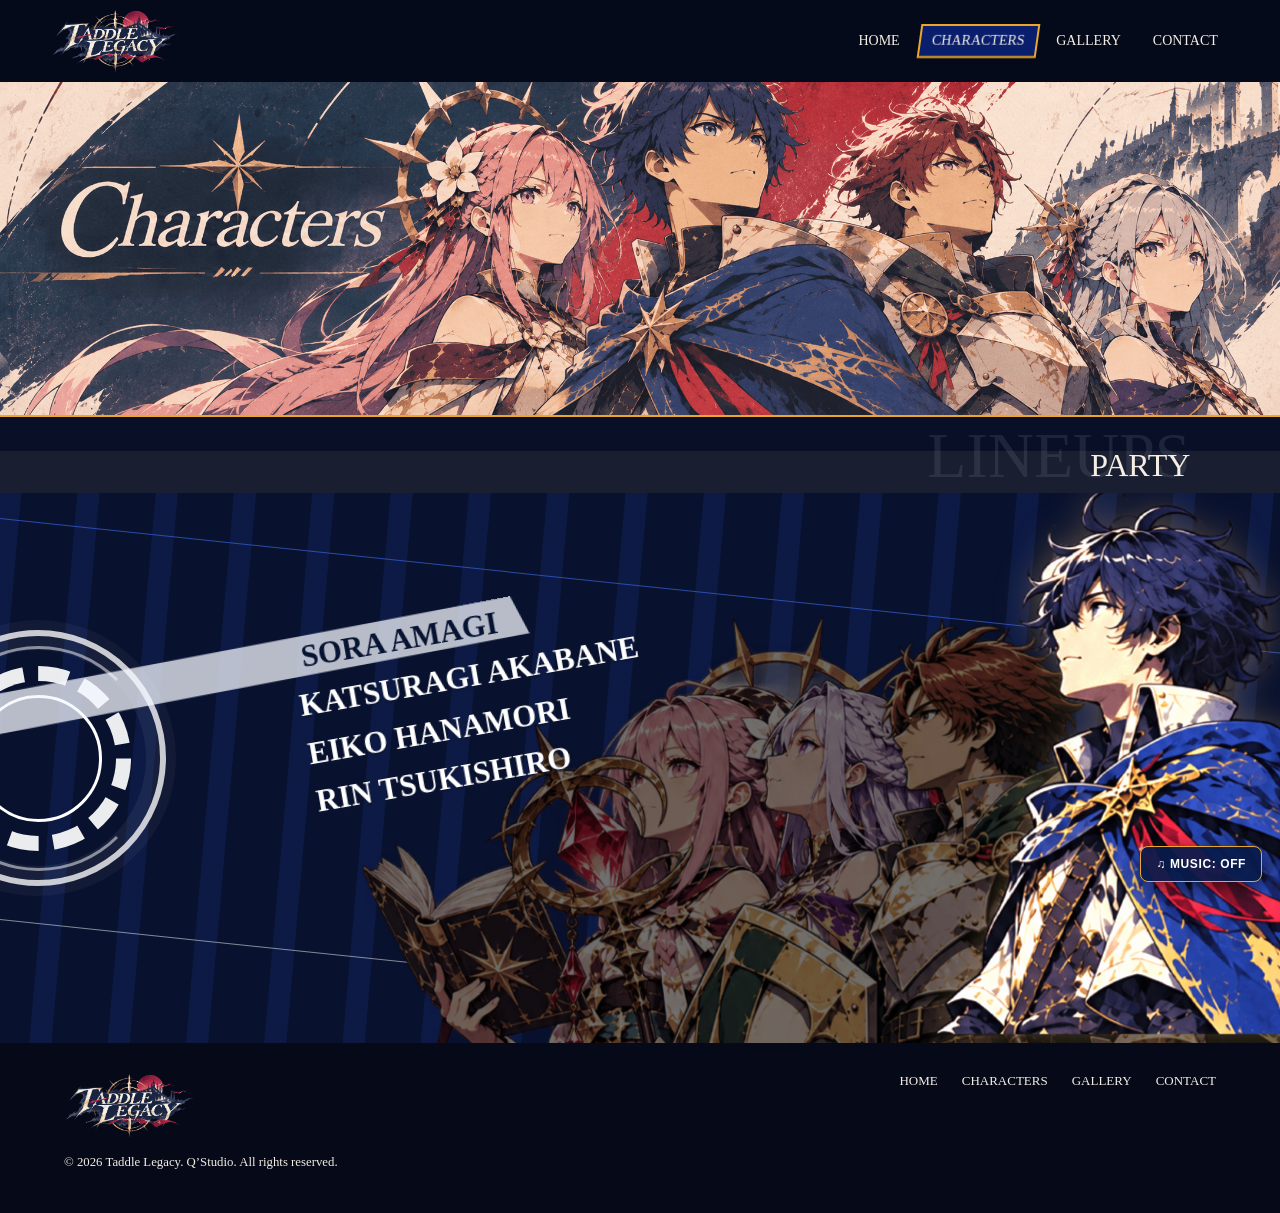
<file: characters.html>
<!DOCTYPE html>

<html lang="en">
<head>
<meta charset="utf-8"/><meta content="width=device-width, initial-scale=1" name="viewport"/>
<title>Characters | Taddle Legacy</title>
<link href="style.css" rel="stylesheet"/>
<script defer="" src="script.js"></script>
</head>
<body>
<header class="site-header">
<a class="brand" href="index.html"><img alt="Taddle Legacy" src="assets/images/logo-reference.png"/></a>
<button aria-expanded="false" aria-label="Toggle navigation" class="menu-toggle" type="button">☰</button>
<nav aria-label="Main navigation" class="main-nav"><a href="index.html">HOME</a><a href="characters.html">CHARACTERS</a><a href="gallery.html">GALLERY</a><a href="contact.html">CONTACT</a></nav>
</header>
<main>
<section aria-label="Characters banner" class="characters-banner"><img alt="The four heroes of Taddle Legacy" src="assets/images/characters-banner.png"/></section>
<div class="characters-gold-line"></div>
<section aria-label="Party lineups" class="characters-screen lineup-screen" id="lineup-screen">
<div class="characters-section-heading align-right"><span class="characters-ghost-heading">LINEUPS</span><span>PARTY</span></div>
<div class="lineup-stage animated-stripes">
<div class="diagonal-top"></div>
<div aria-hidden="true" class="magic-ring"><span class="ring-core"></span></div>
<div aria-label="Choose a character" class="lineup-menu" role="group">
<button class="character-choice selected" data-character="sora" type="button"><span>SORA AMAGI</span></button>
<button class="character-choice" data-character="katsuragi" type="button"><span>KATSURAGI AKABANE</span></button>
<button class="character-choice" data-character="eiko" type="button"><span>EIKO HANAMORI</span></button>
<button class="character-choice" data-character="rin" type="button"><span>RIN TSUKISHIRO</span></button>
</div>
<div aria-hidden="true" class="bust-gallery">
<img alt="" data-bust="rin" src="assets/images/rin-bust.png"/>
<img alt="" data-bust="eiko" src="assets/images/eiko-bust.png"/>
<img alt="" data-bust="katsuragi" src="assets/images/katsuragi-bust.png"/>
<img alt="" data-bust="sora" src="assets/images/sora-bust.png"/>
</div>
<div class="diagonal-bottom"></div>
</div>
</section>
<section aria-label="Party biodata" class="characters-screen bio-screen" hidden="" id="bio-screen">
<div class="characters-section-heading align-left"><span class="characters-ghost-heading">BIODATA</span><span>PARTY</span></div>
<div class="bio-stage animated-stripes">
<button class="back-button gold-button" id="back-button" type="button">BACK</button>
<div class="bio-art">
<img alt="Sora splash art" class="splash-art" id="splash-art" src="assets/images/sora-splash-art.png"/>
<img alt="Sora full body" class="full-body" id="full-body" src="assets/images/sora-full-body.png"/>
<div class="turnaround"><p>TURNAROUND<br/>CHARACTER:</p><div class="turnaround-grid">
<div><span>LEFT</span><img alt="Left view" id="turn-left" src="assets/images/sora-turn-left.png"/></div>
<div><span>FRONT</span><img alt="Front view" id="turn-front" src="assets/images/sora-turn-front.png"/></div>
<div><span>RIGHT</span><img alt="Right view" id="turn-right" src="assets/images/sora-turn-right.png"/></div>
<div><span>BACK</span><img alt="Back view" id="turn-back" src="assets/images/sora-turn-back.png"/></div>
</div></div>
</div>
<div class="bio-information">
<div class="bio-identity"><img alt="Sora icon" id="chibi-icon" src="assets/images/sora-chibi.png"/><div><h1 id="bio-name">SORA AMAGI</h1><h2 id="bio-title">The Wandering Swordsman</h2></div></div>
<div class="bio-facts"><div><strong>AGE</strong><span id="bio-age">19</span></div><div><strong>CLASS</strong><span id="bio-class">Swordsman</span></div><div><strong>WEAPON</strong><span id="bio-weapon">Raikou (Sword)</span></div></div>
<p class="bio-story" id="bio-story">A young swordsman haunted by fragments of a forgotten past.</p>
<div aria-label="Character statistics" class="stats" id="bio-stats"></div>
</div>
</div>
</section>
<div aria-hidden="true" class="panel-transition" id="panel-transition"><div></div><div></div><div></div><div></div></div>
</main>
<footer class="site-footer"><div><img alt="Taddle Legacy" src="assets/images/logo-reference.png"/><p>© 2026 Taddle Legacy. Q’Studio. All rights reserved.</p></div><nav aria-label="Footer navigation"><a href="index.html">HOME</a><a href="characters.html">CHARACTERS</a><a href="gallery.html">GALLERY</a><a href="contact.html">CONTACT</a></nav></footer>
<audio id="bgm" loop="" preload="none" src="assets/audio/bgm.mp3"></audio>
<audio id="hover-sound" preload="none" src="assets/audio/hover.mp3"></audio><audio id="click-sound" preload="none" src="assets/audio/click.mp3"></audio>
<button aria-pressed="false" class="global-music-toggle" id="music-toggle" title="Toggle background music" type="button">♫ MUSIC: OFF</button></body></html>
</file>
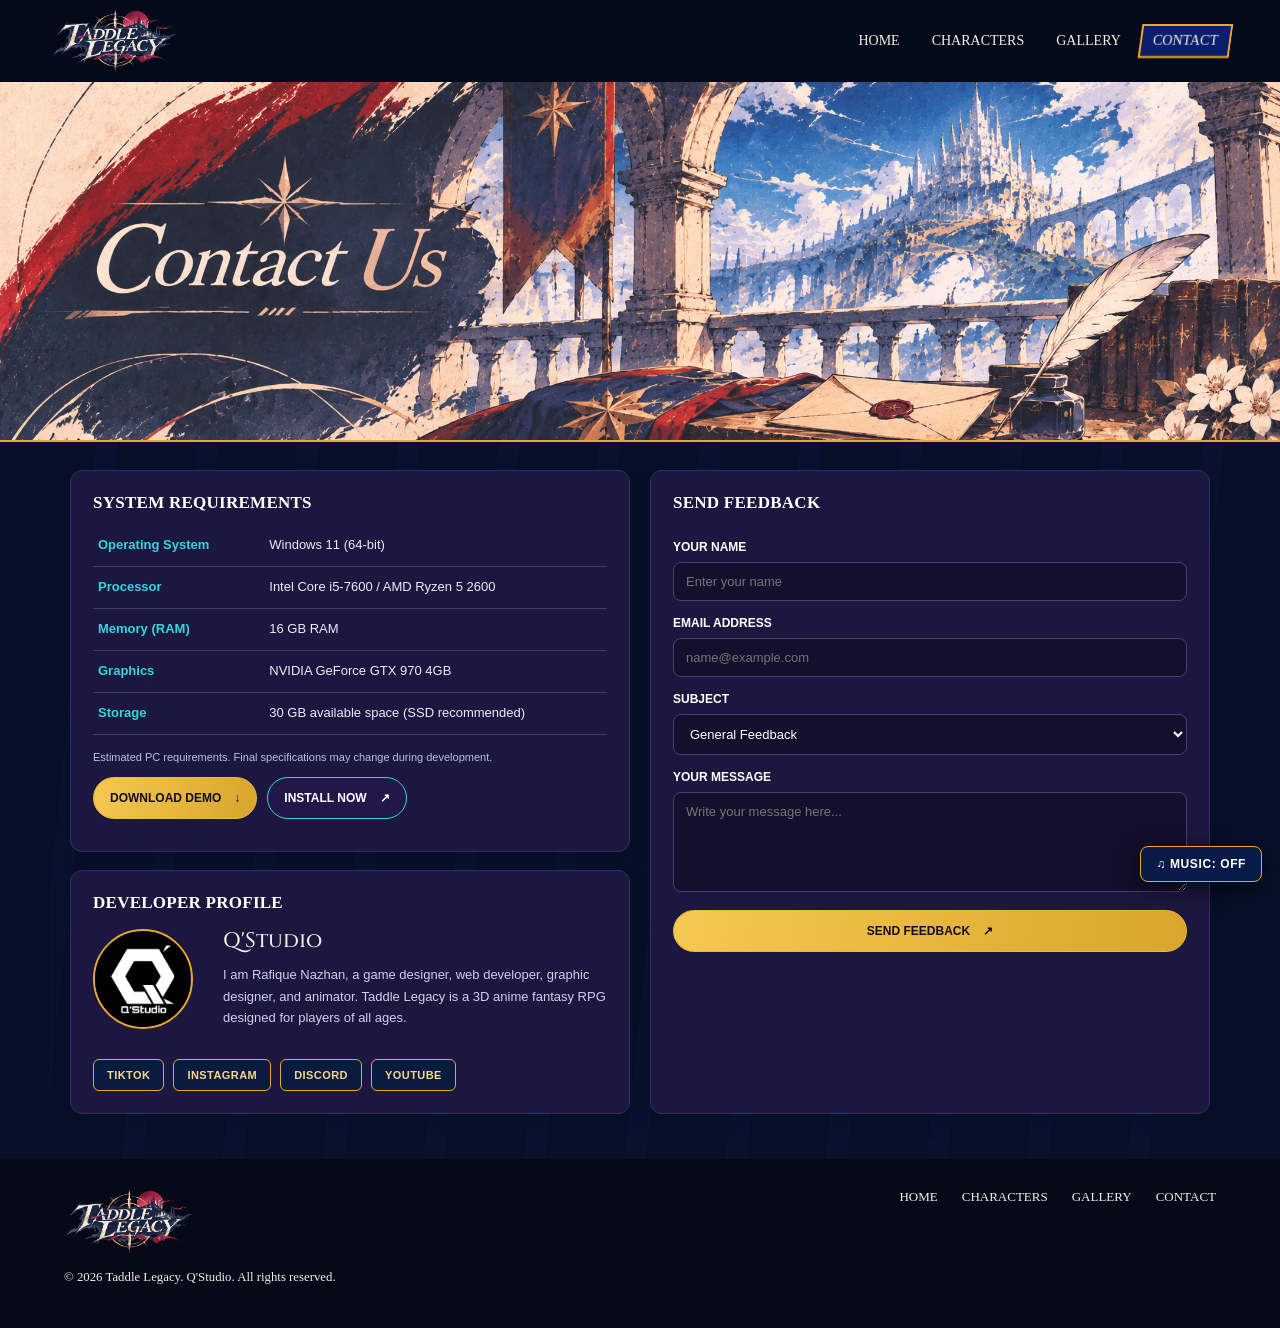
<file: contact.html>
<!DOCTYPE html>
<html lang="en">

<head>
    <meta charset="utf-8">
    <meta name="viewport" content="width=device-width, initial-scale=1">

    <meta name="description"
          content="Download the Taddle Legacy demo, meet Q'Studio and share your feedback.">

    <title>Taddle Legacy | Download & Contact</title>

    <link rel="stylesheet" href="style.css">
    <script src="script.js" defer></script>
</head>

<body>

    <!-- NAVIGATION -->
    <header class="site-header">

        <a class="brand" href="index.html">
            <img src="assets/images/logo-reference.png"
                 alt="Taddle Legacy">
        </a>

        <button class="menu-toggle"
                type="button"
                aria-expanded="false"
                aria-label="Toggle navigation">
            ☰
        </button>

        <nav class="main-nav" aria-label="Main navigation">
            <a href="index.html">HOME</a>
            <a href="characters.html">CHARACTERS</a>
            <a href="gallery.html">GALLERY</a>
            <a href="contact.html" aria-current="page">CONTACT</a>
        </nav>

    </header>


    <main class="contact-page">

        <!-- CONTACT BANNER -->
        <section class="contact-hero" aria-label="Contact Banner">

            <img
                class="contact-banner-image"
                src="assets/images/contact-banner.png"
                alt="Taddle Legacy Download and Contact Banner"
            >

        </section>

        <div class="characters-gold-line"></div>


        <!-- CONTACT CONTENT -->
        <section
            class="contact-compact-grid"
            id="download"
            aria-label="Download, developer and feedback"
        >

            <!-- LEFT COLUMN -->
            <div class="contact-compact-left">

                <!-- SYSTEM REQUIREMENTS -->
                <div class="contact-compact-card contact-compact-requirements">

                    <h2>SYSTEM REQUIREMENTS</h2>

                    <dl class="contact-specs">

                        <div>
                            <dt>Operating System</dt>
                            <dd>Windows 11 (64-bit)</dd>
                        </div>

                        <div>
                            <dt>Processor</dt>
                            <dd>Intel Core i5-7600 / AMD Ryzen 5 2600</dd>
                        </div>

                        <div>
                            <dt>Memory (RAM)</dt>
                            <dd>16 GB RAM</dd>
                        </div>

                        <div>
                            <dt>Graphics</dt>
                            <dd>NVIDIA GeForce GTX 970 4GB</dd>
                        </div>

                        <div>
                            <dt>Storage</dt>
                            <dd>30 GB available space (SSD recommended)</dd>
                        </div>

                    </dl>

                    <p class="contact-spec-note">
                        Estimated PC requirements. Final specifications
                        may change during development.
                    </p>

                    <div class="contact-download-actions">

                        <button
                            class="contact-action contact-action-primary"
                            id="contact-download-demo"
                            type="button"
                        >
                            DOWNLOAD DEMO
                            <span aria-hidden="true">↓</span>
                        </button>

                        <button
                            class="contact-action contact-action-secondary"
                            id="contact-install-now"
                            type="button"
                        >
                            INSTALL NOW
                            <span aria-hidden="true">↗</span>
                        </button>

                    </div>

                    <p
                        class="contact-status"
                        id="contact-download-status"
                        role="status"
                        aria-live="polite"
                    ></p>

                </div>


                <!-- DEVELOPER PROFILE -->
                <div class="contact-compact-card contact-compact-profile">

                    <h2>DEVELOPER PROFILE</h2>

                    <div class="contact-developer-copy">

                        <img
                            src="assets/images/qstudio-profile.png"
                            alt="Q'Studio Profile"
                            class="qstudio-profile-image"
                        >

                        <h3>Q'Studio</h3>

                        <p>
                            I am Rafique Nazhan, a game designer,
                            web developer, graphic designer, and animator.
                            Taddle Legacy is a 3D anime fantasy RPG
                            designed for players of all ages.
                        </p>

                        <!-- SOCIAL MEDIA BUTTONS -->
                        <div class="contact-skills">

                            <a
                                href="https://www.tiktok.com/@r4ida._?_r=1&_t=ZS-9BCSBzp2E6f"
                                target="_blank"
                                rel="noopener noreferrer"
                                class="social-button"
                            >
                                TIKTOK
                            </a>

                            <a
                                href="https://www.instagram.com/r4ida._?vrfl=MTY5bGtkYWZzOTQxaQ=="
                                target="_blank"
                                rel="noopener noreferrer"
                                class="social-button"
                            >
                                INSTAGRAM
                            </a>

                            <a
                                href="https://discord.gg/bpAR6hfs"
                                target="_blank"
                                rel="noopener noreferrer"
                                class="social-button"
                            >
                                DISCORD
                            </a>

                            <a
                                href="https://youtube.com/@qstudiomy?si=c79n6dQWo9ibQ1vu"
                                target="_blank"
                                rel="noopener noreferrer"
                                class="social-button"
                            >
                                YOUTUBE
                            </a>

                        </div>

                    </div>

                </div>

            </div>
            <!-- END LEFT COLUMN -->


            <!-- RIGHT COLUMN: SEND FEEDBACK -->
            <form
                class="contact-compact-card contact-feedback-form"
                id="contact-feedback-form"
            >

                <h2>SEND FEEDBACK</h2>

                <label for="feedback-name">YOUR NAME</label>
                <input
                    id="feedback-name"
                    name="name"
                    type="text"
                    placeholder="Enter your name"
                    autocomplete="name"
                    maxlength="100"
                    required
                >

                <label for="feedback-email">EMAIL ADDRESS</label>
                <input
                    id="feedback-email"
                    name="email"
                    type="email"
                    placeholder="name@example.com"
                    autocomplete="email"
                    maxlength="200"
                    required
                >

                <label for="feedback-topic">SUBJECT</label>
                <select id="feedback-topic" name="subject">
                    <option>General Feedback</option>
                    <option>Game Suggestion</option>
                    <option>Bug Report</option>
                    <option>Other Inquiry</option>
                </select>

                <label for="feedback-message">YOUR MESSAGE</label>
                <textarea
                    id="feedback-message"
                    name="message"
                    placeholder="Write your message here..."
                    maxlength="3000"
                    rows="5"
                    required
                ></textarea>

                <button
                    class="contact-action contact-action-primary"
                    type="submit"
                >
                    SEND FEEDBACK
                    <span aria-hidden="true">↗</span>
                </button>

                <p class="contact-form-note"></p>

                <div
                    class="contact-feedback-result"
                    id="contact-feedback-result"
                    hidden
                >

                    <p
                        id="contact-feedback-status"
                        role="status"
                    ></p>

                    <button
                        class="contact-action contact-action-secondary"
                        id="contact-copy-feedback"
                        type="button"
                    >
                        COPY MESSAGE
                    </button>

                    <textarea
                        id="contact-feedback-output"
                        aria-label="Prepared feedback message"
                        readonly
                    ></textarea>

                </div>

            </form>
            <!-- END RIGHT COLUMN -->

        </section>

    </main>


    <!-- FOOTER -->
    <footer class="site-footer">

        <div>
            <img
                src="assets/images/logo-reference.png"
                alt="Taddle Legacy"
            >

            <p>
                © 2026 Taddle Legacy. Q'Studio.
                All rights reserved.
            </p>
        </div>

        <nav aria-label="Footer navigation">
            <a href="index.html">HOME</a>
            <a href="characters.html">CHARACTERS</a>
            <a href="gallery.html">GALLERY</a>
            <a href="contact.html">CONTACT</a>
        </nav>

    </footer>


    <!-- AUDIO -->
    <audio
        id="bgm"
        src="assets/audio/bgm.mp3"
        loop
        preload="none"
    ></audio>

    <audio
        id="hover-sound"
        src="assets/audio/hover.mp3"
        preload="none"
    ></audio>

    <audio
        id="click-sound"
        src="assets/audio/click.mp3"
        preload="none"
    ></audio>

    <button
        class="global-music-toggle"
        id="music-toggle"
        type="button"
        aria-pressed="false"
        title="Toggle background music"
    >
        ♫ MUSIC: OFF
    </button>

</body>
</html>
</file>
<file: style.css>
@import url('https://fonts.googleapis.com/css2?family=Cinzel:wght@400;500;600&family=Libre+Baskerville:wght@400;700&display=swap');
:root{--night:#070c1e;--navy:#0b1431;--blue:#0b226e;--royal:#3059d5;--gold:#e9a82d;--cream:#f4eee4}*{box-sizing:border-box}html{scroll-behavior:smooth}body{margin:0;background:#050918;color:var(--cream);font-family:Georgia,'Times New Roman',serif;overflow-x:hidden}button,a{ -webkit-tap-highlight-color:transparent}button{cursor:pointer;font:inherit}a{color:inherit;text-decoration:none}.site-header{height:120px;display:flex;align-items:center;justify-content:space-between;padding:0 3%;background:#050a1b;position:relative;z-index:5}.brand img{width:180px;height:auto;display:block;mix-blend-mode:screen}.main-nav{display:flex;align-items:center;gap:8px}.main-nav a{font-size:clamp(17px,1.85vw,31px);padding:6px 11px;transition:color .2s,transform .2s}.main-nav a:hover,.site-footer a:hover{color:var(--gold);transform:translateY(-2px)}.main-nav .active{background:#091e6d;outline:2px solid var(--gold);transform:skew(-8deg)}.menu-toggle{display:none}.hero{height:min(56vw,715px);min-height:420px;position:relative;background:url('assets/images/hero-reference.png') center center/cover no-repeat;overflow:hidden}.hero-video{position:absolute;inset:0;width:100%;height:100%;object-fit:cover;opacity:0}.hero.video-ready .hero-video{opacity:1}.hero-shade{position:absolute;inset:0;background:linear-gradient(180deg,rgba(3,8,22,.07),transparent 65%,rgba(3,8,22,.1));pointer-events:none}.hero-title{display:none;position:absolute;top:3%;width:100%;text-align:center;text-shadow:0 3px 12px #071133}.hero.video-ready .hero-title{display:block}.hero-title h1{position:relative;font-family:Cinzel,Georgia,serif;font-size:clamp(40px,6.4vw,112px);font-weight:400;letter-spacing:-.055em;margin:0;color:#fff9df;-webkit-text-stroke:1px #fff}.hero-title-shadow{position:absolute;inset:0;font-size:clamp(40px,6.4vw,112px);letter-spacing:-.055em;opacity:.22;color:transparent;-webkit-text-stroke:2px #fff}.hero-title p{font-size:clamp(12px,1.6vw,28px);color:var(--gold);margin:-4px 0}.music-toggle{position:absolute;right:1.5%;top:4%;background:#071d6a;border:2px solid var(--gold);color:#fff;padding:7px 14px;transform:skew(-8deg);transition:background .2s,box-shadow .2s}.music-toggle:hover{background:#244dd3;box-shadow:0 0 15px #e9a82d70}.platform-bar{min-height:95px;background:#050a1b;display:flex;align-items:center;justify-content:space-between;gap:20px;padding:15px 3%}.platforms{display:flex;gap:26px;align-items:center;flex-wrap:wrap}.platforms>span{white-space:nowrap;font-family:Arial,sans-serif;font-weight:700;font-size:clamp(16px,1.8vw,30px)}.platforms small{font-size:.45em;letter-spacing:2px}.hero-actions{display:flex;gap:22px;align-items:center}.gold-btn{background:#091e65;color:#fff;border:3px solid var(--gold);padding:8px 20px;font-size:clamp(17px,1.7vw,30px);white-space:nowrap;transform:skew(-10deg);display:inline-block;transition:transform .25s,box-shadow .25s,background .25s}.gold-btn:hover{background:#3159d7;transform:skew(-10deg) translateY(-5px) scale(1.04);box-shadow:0 0 22px #f1ae4380}.gold-btn:active{transform:skew(-10deg) scale(.96)}.gold-btn.primary{background:#3059d5}.ornate-section{position:relative;isolation:isolate;overflow:hidden;background:#091129;border:2px solid var(--gold);margin:25px 10px 0;min-height:590px}.ornate-section:before{content:'';position:absolute;inset:0;border:20px solid #050a1b;pointer-events:none;z-index:2}.skew-pattern{position:absolute;inset:28% -20% -5%;background:repeating-linear-gradient(90deg,transparent 0 32px,rgba(19,40,104,.33) 32px 60px,transparent 60px 92px);transform:skewY(-8deg);animation:drift 13s ease-in-out infinite alternate;pointer-events:none}.skew-pattern.reverse{transform:skewY(8deg);animation-name:drift-reverse}@keyframes drift{from{transform:skewY(-8deg) translateX(-3%)}to{transform:skewY(-8deg) translateX(3%)}}@keyframes drift-reverse{from{transform:skewY(8deg) translateX(3%)}to{transform:skewY(8deg) translateX(-3%)}}.section-band{position:relative;z-index:1;margin:55px 20px 55px;background:#ffffff0b;padding:7px 50px}.section-band h2{font-family:Cinzel,Georgia,serif;font-weight:400;font-size:clamp(33px,3.6vw,65px);margin:0;text-shadow:3px 4px #101b39}.section-band.right{text-align:right}.story-grid{position:relative;z-index:1;display:grid;grid-template-columns:40% 1fr;align-items:center;gap:7%;padding:0 6% 95px}.story-art{margin:0;border:3px solid var(--gold);padding:9px;background:#182238;box-shadow:0 0 0 8px #0005}.story-art img{width:100%;display:block}.story-copy p{background:linear-gradient(#1b2d5a,#0b1636);border:3px solid var(--gold);border-radius:65px 0 65px 0;padding:38px 42px;font-size:clamp(17px,1.55vw,27px);line-height:1.5;margin:0}.tags{display:flex;justify-content:space-between;gap:14px;margin-top:30px}.tags span{border:3px solid var(--gold);background:#1b2d5a;border-radius:24px 0 24px 0;padding:10px 15px;text-align:center;font-size:clamp(13px,1.3vw,23px);white-space:nowrap}.features{min-height:565px;margin-top:0}.feature-grid{position:relative;z-index:1;display:grid;grid-template-columns:repeat(4,minmax(0,1fr));gap:24px;padding:20px 7% 110px}.feature-card{position:relative;padding:0;border:3px solid var(--gold);background:#0c1833;transform:skew(-9deg);transition:transform .25s,box-shadow .25s;overflow:hidden;min-width:0}.feature-card img{display:block;width:115%;height:210px;object-fit:cover;transform:skew(9deg) translateX(-6%)}.feature-card span{position:absolute;bottom:9px;left:18px;color:white;font:13px Arial,sans-serif;text-shadow:0 1px 5px #000}.feature-card:hover{transform:skew(-9deg) translateY(-12px) scale(1.02);box-shadow:0 0 25px #e9a82d75}.site-footer{min-height:230px;display:flex;align-items:flex-start;justify-content:space-between;padding:35px 6% 50px;gap:20px}.site-footer img{width:170px;mix-blend-mode:screen}.site-footer p{font-size:clamp(15px,1.4vw,25px)}.site-footer nav{display:flex;gap:30px;flex-wrap:wrap;font-size:clamp(14px,1.4vw,24px)}.site-footer a{transition:color .2s}.modal[hidden]{display:none}.modal{position:fixed;inset:0;z-index:50;display:grid;place-items:center;padding:20px}.modal-backdrop{position:absolute;inset:0;background:#000b}.modal-panel{position:relative;z-index:1;width:min(1450px,94vw);min-height:400px;display:grid;grid-template-columns:53% 47%;background:#0c257f;border:3px solid var(--gold);border-radius:55px;overflow:hidden}.modal-visual img{height:100%;width:100%;object-fit:cover}.modal-copy{padding:35px 45px;display:flex;flex-direction:column;align-items:flex-end;gap:50px}.modal-copy p{font-size:clamp(17px,1.6vw,27px);line-height:1.6;align-self:stretch}.modal-close{font-size:26px}.trailer-panel{position:relative;z-index:1;width:min(1050px,95vw);background:#08132e;border:2px solid var(--gold);padding:20px}.trailer-panel button{display:block;margin-left:auto;margin-bottom:18px}.trailer-panel video{display:block;width:100%;aspect-ratio:16/9;background:black}.trailer-panel p{font:14px Arial,sans-serif}.sr-only{position:absolute;width:1px;height:1px;overflow:hidden;clip:rect(0,0,0,0)}body.modal-open{overflow:hidden}@media(max-width:1100px){.platform-bar{flex-direction:column}.story-grid{gap:4%;padding:0 4% 65px}.story-copy p{padding:24px}.tags{flex-wrap:wrap}.feature-grid{gap:15px;padding-inline:5%}.feature-card img{height:165px}}@media(max-width:720px){.site-header{height:78px;padding:0 5%}.brand img{width:125px}.menu-toggle{display:block;background:none;border:1px solid var(--gold);color:#fff;padding:5px 12px;font-size:24px}.main-nav{display:none;position:absolute;top:78px;left:0;right:0;background:#050a1b;padding:15px;flex-direction:column;align-items:stretch}.main-nav.open{display:flex}.main-nav a{font-size:20px}.hero{height:65vh;min-height:360px;background-position:center}.hero-title{top:9%}.hero-title h1,.hero-title-shadow{font-size:clamp(32px,8vw,60px)}.hero-title p{padding:0 10px}.music-toggle{font-size:12px;top:auto;bottom:12px}.platform-bar{padding:20px 4%}.platforms{justify-content:center;gap:14px}.platforms>span{font-size:16px}.hero-actions{gap:10px}.gold-btn{font-size:17px;padding:8px 10px}.ornate-section{margin:10px 5px 0;min-height:0}.ornate-section:before{border-width:8px}.section-band{margin:35px 8px;padding:8px 20px}.story-grid{grid-template-columns:1fr;padding:0 7% 45px}.story-art{max-width:460px;margin:auto}.story-copy p{font-size:17px;margin-top:30px;border-radius:30px 0;padding:20px}.tags{justify-content:center}.tags span{font-size:12px;padding:8px}.feature-grid{grid-template-columns:repeat(2,minmax(0,1fr));padding:10px 7% 55px}.feature-card img{height:140px}.site-footer{flex-direction:column;padding:25px}.site-footer nav{gap:15px}.modal-panel{grid-template-columns:1fr;border-radius:25px;max-height:90vh;overflow-y:auto}.modal-visual img{height:220px}.modal-copy{padding:20px;gap:15px}.modal-copy p{font-size:17px}.modal-close{font-size:18px}}@media(prefers-reduced-motion:reduce){*,*:before,*:after{animation-duration:.01ms!important;transition-duration:.01ms!important;scroll-behavior:auto!important}}

/* Navigation highlight follows aria-current on each page. */
.main-nav a[aria-current="page"]{background:#091e6d;outline:2px solid var(--gold);transform:skew(-8deg)}

.placeholder-main{min-height:65vh;padding:12vh 7%;text-align:center;background:radial-gradient(ellipse at center,#12265b,#070c1e 70%)}.placeholder-main h1{font-size:clamp(42px,6vw,90px);font-weight:400}.placeholder-main p{font-size:clamp(17px,2vw,25px);max-width:650px;margin:20px auto 40px;line-height:1.5}

/* Combined landscape platform logos: placed BELOW the hero video, on the LEFT. */
.platform-logos{width:min(48%,740px);flex:0 1 740px;min-width:0;display:flex;align-items:center}
.platform-logos img{display:block;width:100%;height:auto;object-fit:contain}
.platform-bar .hero-actions{flex-shrink:0;margin-left:auto}
@media(max-width:1100px){.platform-logos{width:min(100%,740px);flex-basis:auto}.platform-bar .hero-actions{margin-left:0}}
@media(max-width:720px){.platform-logos{width:100%}.platform-bar .hero-actions{justify-content:center;flex-wrap:wrap}}


/* ===== HOME HERO: LOW-OPACITY NAVY RADIAL FOCUS =====
   Works with both the PNG fallback and the MP4 hero.
   Place gradient behind title and music button, above artwork. */
.hero { isolation: isolate; }
.hero-video { z-index: 0; }
.hero-shade {
  z-index: 1;
  background:
    radial-gradient(ellipse 55% 45% at 50% 21%,
      rgba(4, 11, 44, .72) 0%,
      rgba(5, 15, 53, .46) 43%,
      rgba(7, 18, 55, .12) 76%,
      rgba(7, 18, 55, 0) 100%),
    linear-gradient(180deg, rgba(3,8,22,.06), transparent 65%, rgba(3,8,22,.12));
  filter: blur(17px);
  transform: scale(1.045);
}
.hero-title { z-index: 2; }
.hero-title h1 { text-shadow: 0 3px 12px rgba(1, 5, 23, .7), 0 0 28px rgba(3, 10, 42, .65); }
.hero-title p { text-shadow: 0 2px 9px rgba(1, 5, 23, .9); }
.music-toggle { z-index: 3; }
@media(max-width:720px) {
  .hero-shade {
    background: radial-gradient(ellipse 85% 45% at 50% 20%,
      rgba(4,11,44,.76), rgba(5,15,53,.35) 55%, transparent 100%);
    filter: blur(12px);
  }
}



/* =====================================================
   TADDLE LEGACY - CHARACTERS PAGE
   COMPLETE UPDATED CSS
   Home Page styles remain unchanged
   ===================================================== */

/* =====================================================
   1. CHARACTER HERO BANNER
   ===================================================== */

.characters-banner {
    height: clamp(250px, 28vw, 440px);
    background: #101a31;
    overflow: hidden;
}

.characters-banner img {
    display: block;
    width: 100%;
    height: 100%;
    object-fit: cover;
    object-position: center;
}

.characters-gold-line {
    height: 2px;
    background: var(--gold);
}

/* =====================================================
   2. CHARACTER SECTION HEADINGS
   ===================================================== */

.characters-screen {
    position: relative;
}

.characters-section-heading {
    height: 94px;
    background: linear-gradient(
        to bottom,
        #080f27 0 45%,
        #191f30 45% 100%
    );
    display: flex;
    align-items: flex-end;
    padding: 0 7% 9px;
    position: relative;
    isolation: isolate;
}

.characters-section-heading.align-right {
    justify-content: flex-end;
}

.characters-section-heading.align-left {
    justify-content: flex-start;
}

.characters-section-heading > span:last-child {
    font-size: clamp(29px, 3vw, 48px);
    z-index: 1;
}

.characters-ghost-heading {
    position: absolute;
    font-size: clamp(46px, 5vw, 76px);
    opacity: .13;
    bottom: 0;
    color: #aeb4c6;
}

.align-right .characters-ghost-heading {
    right: 7%;
}

.align-left .characters-ghost-heading {
    left: 4%;
}

/* =====================================================
   3. PARTY LINEUPS MAIN STAGE
   ===================================================== */

.lineup-stage {
    position: relative;
    height: clamp(650px, 48vw, 850px);
    overflow: hidden;
    background: #08112e;
    isolation: isolate;
}

/* ANIMATED BACKGROUND */

.animated-stripes::before {
    content: "";
    position: absolute;
    inset: -30%;
    background: repeating-linear-gradient(
        100deg,
        transparent 0 32px,
        rgba(27, 54, 140, .24) 33px 54px,
        transparent 55px 78px
    );
    transform: rotate(-5deg);
    animation: stripes 19s linear infinite;
    pointer-events: none;
    z-index: -1;
}

@keyframes stripes {
    to {
        background-position: 260px 0;
    }
}

/* DIAGONAL LINES */

.diagonal-top,
.diagonal-bottom {
    position: absolute;
    height: 1px;
    width: 130%;
    left: -10%;
    background: rgba(59, 99, 221, .7);
    transform: rotate(6deg);
    pointer-events: none;
}

.diagonal-top {
    top: 18%;
}

.diagonal-bottom {
    bottom: 9%;
    background: rgba(255, 255, 255, .5);
}

/* =====================================================
   4. ROTATING CIRCULAR UI
   ===================================================== */

.magic-ring {
    position: absolute;
    left: -7%;
    top: 25%;
    width: clamp(220px, 23vw, 350px);
    aspect-ratio: 1;
    border: 6px solid rgba(255, 255, 255, .78);
    border-radius: 50%;
    animation: spin 36s linear infinite;
    box-shadow:
        0 0 0 10px rgba(255, 255, 255, .04),
        inset 0 0 0 14px rgba(255, 255, 255, .06);
}

.magic-ring::before {
    content: "";
    position: absolute;
    inset: 12%;
    border: 15px dashed #fff;
    border-radius: 50%;
    opacity: .92;
}

.magic-ring::after {
    content: "";
    position: absolute;
    inset: 24%;
    border: 3px solid white;
    border-radius: 50%;
}

.ring-core {
    position: absolute;
    inset: 4%;
    border: 3px solid rgba(255, 255, 255, .5);
    border-left-color: transparent;
    border-right-color: transparent;
    border-radius: 50%;
}

@keyframes spin {
    to {
        transform: rotate(360deg);
    }
}

/* =====================================================
   5. CHARACTER SELECTION MENU
   ===================================================== */

.lineup-menu {
    position: absolute;
    left: 22%;
    top: 17%;
    width: min(46%, 650px);
    z-index: 6;
    transform: rotate(-10deg);
}

.character-choice {
    display: block;
    position: relative;
    border: 0;
    background: transparent;
    color: #fff;
    font-size: clamp(18px, 2.4vw, 36px);
    font-weight: 800;
    line-height: 1.12;
    text-align: left;
    padding: 7px 18px;
    width: max-content;
    max-width: 100%;
    text-shadow: 0 2px 2px #0b1530;
    transition: color .25s, transform .3s;
    isolation: isolate;
    cursor: pointer;
}

.character-choice span {
    position: relative;
    z-index: 1;
}

/* WHITE FLASHING HOVER BAR */


.character-choice::before {
    content: "";
    position: absolute;

    /* Kedudukan bar */
    top: 0;
    bottom: 0;

    /* Bar keluar ke arah circular UI (KIRI) */
    left: -400px;
    right: -12px;

    width: auto;

    background: rgba(245, 247, 255, 0.74);

    /* Bentuk senget */
    clip-path: polygon(
        0 18%,
        98% 0,
        100% 82%,
        2% 100%
    );

    opacity: 0;

    /* Animasi berkembang dari nama ke kiri */
    transform: scaleX(0.05);
    transform-origin: right center;

    transition:
        transform 0.35s cubic-bezier(0.2, 0.8, 0.2, 1),
        opacity 0.18s ease;

    z-index: 0;
}

.character-choice:hover,
.character-choice:focus-visible,
.character-choice.selected {
    color: #061331;
    text-shadow: none;
    transform: translateX(10px);
}


.character-choice:hover::before,
.character-choice:focus-visible::before,
.character-choice.selected::before {
    opacity: 1;
    transform: scaleX(1);
    animation: flash 0.48s ease-out;
}

@keyframes flash {
    0% {
        filter: brightness(2.4);
    }
    45% {
        filter: brightness(1.4);
    }
    100% {
        filter: brightness(1);
    }
}

/* =====================================================
   6. CHARACTER BUST GALLERY
   ENLARGED FOR LANDSCAPE PNG ARTWORK
   ===================================================== */

/*
   IMPORTANT:
   Each character can be adjusted individually.

   --bust-width  = artwork display width
   --bust-height = artwork display height
   --bust-left   = horizontal position
   --bust-bottom = vertical position

   The original 8502 x 4298 image is landscape.
   We use width:auto with height-controlled scaling
   so the whole PNG is not squeezed into a narrow box.
*/

.bust-gallery {
    position: absolute;
    inset: 0 0 0 34%;
    pointer-events: none;
    overflow: visible;
}

/* BASE SETTINGS FOR ALL BUSTS */

.bust-gallery img {
    position: absolute;

    left: var(--bust-left, 0%);
    bottom: var(--bust-bottom, 0%);

    width: var(--bust-width, auto);
    height: var(--bust-height, 115%);

    max-width: none;
    max-height: none;

    object-fit: contain;
    object-position: bottom center;

    filter: brightness(.45) saturate(.8);

    transform:
        translateY(12px)
        scale(.94);

    transform-origin: center bottom;

    transition:
        transform .55s cubic-bezier(.2, .8, .2, 1),
        filter .55s;

    will-change: transform, filter;
}

/* =====================================================
   INDIVIDUAL CHARACTER SIZE & POSITION
   ===================================================== */

/* RIN TSUKISHIRO */

.bust-gallery img[data-bust="rin"] {
    --bust-left: -20%;
    --bust-bottom: 0%;
    --bust-width: auto;
    --bust-height: 85%;
    z-index: 1;
}

/* EIKO HANAMORI */

.bust-gallery img[data-bust="eiko"] {
    --bust-left: 0%;
    --bust-bottom: 0%;
    --bust-width: auto;
    --bust-height: 85%;
    z-index: 2;
}

/* KATSURAGI AKABANE */

.bust-gallery img[data-bust="katsuragi"] {
    --bust-left: 20%;
    --bust-bottom: 0%;
    --bust-width: auto;
    --bust-height: 85%;
    z-index: 3;
}

/* SORA AMAGI - LANDSCAPE 8502 x 4298 */

.bust-gallery img[data-bust="sora"] {
    --bust-left: 40%;
    --bust-bottom: 0%;
    --bust-width: auto;
    --bust-height: 95%;
    z-index: 4;
}

/* =====================================================
   CHARACTER HOVER HIGHLIGHT
   ===================================================== */

.bust-gallery img.highlight {
    filter:
        brightness(1.15)
        drop-shadow(
            0 0 15px rgba(255, 200, 110, .3)
        );

    transform:
        translateY(-9px)
        scale(1.055);

    z-index: 5;
}

/* =====================================================
   7. PHASE 2 - PARTY BIODATA
   ===================================================== */

.bio-screen {
    background: var(--night);
}

.bio-stage {
    min-height: 560px;
    position: relative;
    display: grid;
    grid-template-columns: 49% 51%;
    overflow: hidden;
    background: rgba(147, 161, 190, .93);
    color: #070c1e;
    isolation: isolate;
}

/* BIODATA BACKGROUND ANIMATION */

.bio-stage::before {
    content: "";
    position: absolute;
    inset: -30%;
    z-index: -1;
    background: repeating-linear-gradient(
        100deg,
        transparent 0 30px,
        rgba(53, 91, 182, .13) 31px 53px,
        transparent 54px 75px
    );
    animation: stripes 19s linear infinite;
    pointer-events: none;
}

.bio-stage::after {
    content: "";
    position: absolute;
    inset: 0;
    background: linear-gradient(
        174deg,
        transparent 35%,
        rgba(255, 255, 255, .24) 35.2%,
        transparent 35.4%,
        transparent 80%,
        rgba(255, 255, 255, .4) 80.2%,
        transparent 80.4%
    );
    pointer-events: none;
}

/* =====================================================
   8. BACK BUTTON
   ===================================================== */

.gold-button {
    background: #081d68;
    border: 2px solid var(--gold);
    color: white;
    transform: skew(-9deg);
    padding: 7px 17px;
    transition:
        background .2s,
        transform .2s;
    cursor: pointer;
}

.gold-button:hover {
    background: #3155bd;
    transform: skew(-9deg) scale(1.06);
}

.back-button {
    position: absolute;
    left: 3.5%;
    top: 30px;
    z-index: 8;
}

/* =====================================================
   9. CHARACTER ARTWORK
   ===================================================== */

.bio-art {
    position: relative;
    min-height: 560px;
    overflow: hidden;
}

/* SPLASH ART */

.splash-art {
    position: absolute;
    left: 20%;
    top: -5%;
    height: 110%;
    width: 55%;
    object-fit: contain;
    opacity: .48;
    filter: contrast(1.3);
}

/* FULL BODY */

.full-body {
    position: absolute;
    left: 19%;
    bottom: 0;
    height: 91%;
    width: 65%;
    object-fit: contain;
    object-position: bottom;
    filter: drop-shadow(
        -7px 2px 0 var(--gold)
    );
}

/* =====================================================
   10. CHARACTER TURNAROUND
   ===================================================== */

.turnaround {
    position: absolute;
    bottom: 15px;
    left: 7%;
    right: 4%;
    z-index: 3;
}

.turnaround p {
    font-weight: bold;
    font-size: 14px;
    margin: 0 0 5px;
}

.turnaround-grid {
    display: grid;
    grid-template-columns: repeat(4, 1fr);
    gap: 4px;
}

.turnaround-grid > div {
    position: relative;
    min-width: 0;
    height: clamp(110px, 12vw, 170px);
    border: 2px solid var(--gold);
    border-radius: 8px;
    background: #081e6d;
    overflow: hidden;
    text-align: center;
}

.turnaround-grid span {
    position: absolute;
    top: 3px;
    left: 0;
    right: 0;
    color: white;
    font-size: 12px;
    z-index: 2;
}

.turnaround-grid img {
    width: 100%;
    height: 100%;
    object-fit: contain;
    object-position: center bottom;
}

/* =====================================================
   11. BIODATA INFORMATION
   ===================================================== */

.bio-information {
    position: relative;
    z-index: 2;
    padding:
        clamp(65px, 8vw, 125px)
        6% 35px 0;
}

.bio-identity {
    display: flex;
    align-items: center;
    gap: 16px;
}

.bio-identity img {
    width: clamp(70px, 8vw, 110px);
    height: clamp(70px, 8vw, 110px);
    object-fit: contain;
}

.bio-identity h1 {
    margin: 0;
    color: #061c6c;
    font-size: clamp(32px, 4.3vw, 70px);
    line-height: .95;
    white-space: normal;
}

.bio-identity h2 {
    margin: 4px 0 0;
    font-size: clamp(20px, 2.1vw, 32px);
    line-height: 1.05;
}

/* AGE / CLASS / WEAPON */

.bio-facts {
    display: grid;
    grid-template-columns: .6fr 1fr 1.2fr;
    gap: 14px;
    margin: 25px 0 20px;
}

.bio-facts div {
    display: flex;
    flex-direction: column;
    gap: 3px;
}

.bio-facts strong {
    font-size: 17px;
}

.bio-facts span {
    font-size: 16px;
}

/* SHORT BACKSTORY */

.bio-story {
    font-size: clamp(15px, 1.2vw, 19px);
    line-height: 1.35;
    max-width: 660px;
}

/* =====================================================
   12. CHARACTER STATS
   ===================================================== */

.stats {
    margin-top: 24px;
    display: grid;
    gap: 11px;
}

.stat-row {
    display: grid;
    grid-template-columns: 40px 1fr 35px;
    align-items: center;
    gap: 9px;
    color: #061b69;
    font-weight: bold;
    font-size: 17px;
}

.stat-track {
    height: 11px;
    border-radius: 30px;
    background: #0b1230;
    overflow: hidden;
}

.stat-fill {
    height: 100%;
    width: 0;
    background: var(--gold);
    border-radius: 30px;
    transition:
        width .85s cubic-bezier(.2, .8, .2, 1);
}

/* =====================================================
   13. SLIDING PANEL TRANSITION
   ===================================================== */

.panel-transition {
    position: fixed;
    inset: 0;
    z-index: 99;
    pointer-events: none;
    display: flex;
    flex-direction: column;
}

.panel-transition div {
    height: 25%;
    background: linear-gradient(
        110deg,
        #06102c,
        #09237d 65%,
        #dfa434
    );
    transform: translateX(-105%);
    box-shadow: 0 0 10px rgba(0, 0, 0, .3);
}

.panel-transition.play div {
    animation: panelSlide 1s ease-in-out both;
}

.panel-transition.play div:nth-child(2) {
    animation-delay: .06s;
}

.panel-transition.play div:nth-child(3) {
    animation-delay: .12s;
}

.panel-transition.play div:nth-child(4) {
    animation-delay: .18s;
}

@keyframes panelSlide {
    0% {
        transform: translateX(-105%);
    }

    38%, 60% {
        transform: translateX(0);
    }

    100% {
        transform: translateX(105%);
    }
}

.characters-screen[hidden] {
    display: none !important;
}

/* =====================================================
   14. RESPONSIVE - TABLET
   ===================================================== */

@media (max-width: 850px) {

    .characters-banner {
        height: clamp(200px, 32vw, 330px);
    }

    .lineup-stage {
        height: 650px;
    }

    .lineup-menu {
        left: 8%;
        top: 12%;
        width: 84%;
        transform: rotate(-5deg);
    }

    .character-choice {
        font-size: clamp(20px, 4.8vw, 34px);
    }

    .bust-gallery {
        inset: 25% 0 0 5%;
    }

    .bust-gallery img {
        height: var(--bust-height, 110%);
    }

    .magic-ring {
        left: -15%;
        top: 45%;
    }

    .bio-stage {
        grid-template-columns: 1fr;
    }

    .bio-art {
        min-height: 440px;
    }

    .bio-information {
        padding: 25px 6% 45px;
    }

    .bio-identity h1 {
        font-size: clamp(32px, 7vw, 58px);
    }
}

/* =====================================================
   15. RESPONSIVE - MOBILE
   ===================================================== */

@media (max-width: 480px) {

    .characters-banner {
        height: 190px;
    }

    .characters-section-heading {
        height: 80px;
    }

    .lineup-stage {
        height: 530px;
    }

    .character-choice {
        font-size: 20px;
        padding: 8px;
    }

    .bust-gallery {
        inset: 33% -10% 0 0;
    }

    .bust-gallery img {
        height: var(--bust-height, 105%);
    }

    .bio-art {
        min-height: 400px;
    }

    .turnaround {
        left: 4%;
        right: 4%;
    }

    .turnaround-grid > div {
        height: 100px;
    }

    .bio-facts {
        gap: 8px;
    }

    .bio-facts strong,
    .bio-facts span {
        font-size: 13px;
    }

    .bio-identity img {
        width: 64px;
        height: 64px;
    }

    .bio-identity h2 {
        font-size: 20px;
    }
}


/* ========================================================
   GALLERY PAGE - 3D MOUSE CAROUSEL / SLOW ANIMATED STRIPES
   Added without changing existing Home / Characters rules.
   ======================================================== */
.gallery-page{background:#080f25;overflow:hidden}
.gallery-hero{height:clamp(260px,32vw,460px);position:relative;isolation:isolate;overflow:hidden;background:linear-gradient(115deg,rgba(5,10,29,.58),rgba(5,10,29,.08) 55%,rgba(5,10,29,.4)),url('assets/images/gallery-banner.png') center/cover no-repeat,#16233d}
.gallery-hero:before{content:"";position:absolute;inset:0;background:linear-gradient(125deg,#14213c 0%,#17233e 30%,#a34240 50%,#15284b 70%,#08152b 100%);z-index:-2}
.gallery-hero:after{content:"";position:absolute;inset:0;background:url('assets/images/gallery-banner.png') center/cover no-repeat;z-index:-1}
.gallery-hero h1{position:absolute;left:5%;top:29%;margin:0;color:#f5e7d4;font-size:clamp(54px,8vw,130px);font-weight:400;font-style:italic;letter-spacing:-.055em;text-shadow:0 3px 18px #061026b0}
.gallery-hero-art{position:absolute;inset:0;pointer-events:none;z-index:-1}
.gallery-polaroid{position:absolute;display:block;width:28%;height:64%;border:8px solid #e8d7bc;box-shadow:0 12px 24px #0009;background:linear-gradient(150deg,#78b3db 0 45%,#d5d9a2 45% 55%,#294778 55%);opacity:.72}
.gp-one{left:40%;top:8%;transform:rotate(-10deg)}.gp-two{left:67%;top:29%;transform:rotate(12deg);background:linear-gradient(130deg,#4c789f,#dfae83 45%,#2b325b 60%)}.gp-three{left:20%;top:-44%;transform:rotate(15deg);background:linear-gradient(125deg,#192c55,#bd4251,#201b3b)}
/* Hide fallback polaroids when real banner is provided: set --gallery-banner-ready:1 on .gallery-hero if desired */
.gallery-hero[style*="--gallery-banner-ready:1"] .gallery-hero-art{display:none}
.gallery-gold-line{height:2px;background:var(--gold,#e9a82d)}
.gallery-section{height:clamp(380px,39vw,600px);position:relative;isolation:isolate;background:#08112c;overflow:hidden;display:grid;place-items:center}
.gallery-moving-stripes{position:absolute;inset:-45% -35%;background:repeating-linear-gradient(90deg,transparent 0 34px,rgba(20,42,110,.22) 34px 57px,transparent 57px 93px);transform:skewY(5deg);animation:galleryStripes 28s ease-in-out infinite alternate;z-index:-1;pointer-events:none}
.gallery-section-second .gallery-moving-stripes{transform:skewY(-5deg);animation-name:galleryStripesReverse}
@keyframes galleryStripes{from{transform:skewY(5deg) translateX(-3%)}to{transform:skewY(5deg) translateX(3%)}}
@keyframes galleryStripesReverse{from{transform:skewY(-5deg) translateX(3%)}to{transform:skewY(-5deg) translateX(-3%)}}
.gallery-diagonal{position:absolute;left:-10%;width:120%;height:1px;pointer-events:none;background:#2b52b7aa;transform:rotate(4deg)}
.gallery-diagonal-top{top:12%}.gallery-diagonal-bottom{bottom:12%;background:#ffffff6e}
.gallery-section-second .gallery-diagonal{transform:rotate(-4deg)}
.gallery-carousel{position:relative;width:min(94%,1440px);height:92%;perspective:1200px;perspective-origin:50% 49%;cursor:grab;touch-action:pan-y;outline:none;user-select:none;-webkit-user-select:none}
.gallery-carousel:active{cursor:grabbing}.gallery-carousel:focus-visible{outline:2px solid var(--gold);outline-offset:-8px}
.gallery-ring{position:absolute;left:50%;top:51%;width:1px;height:1px;transform-style:preserve-3d;transform:rotateX(-5deg) rotateY(var(--gallery-angle,0deg));will-change:transform}
.gallery-card{position:absolute;left:0;top:0;width:clamp(105px,15vw,220px);height:clamp(135px,18vw,270px);transform-style:preserve-3d;transform:translate(-50%,-50%) rotateY(var(--card-angle)) translateZ(var(--ring-radius,470px));backface-visibility:visible;cursor:grab;overflow:hidden;border:5px solid #06132c;box-shadow:0 10px 18px #0008;background:var(--tile-color,#22c55e)}
.gallery-card img{display:block;width:100%;height:100%;object-fit:cover;pointer-events:none}
.gallery-card .gallery-tile-art{position:absolute;inset:0;pointer-events:none;overflow:hidden;background:var(--tile-color,#22c55e)}
.gallery-card .gallery-tile-art:before{content:"";position:absolute;inset:10%;background:repeating-linear-gradient(130deg,transparent 0 15px,#ff7b003d 16px 32px,transparent 33px 53px);transform:rotate(var(--tile-tilt,15deg));border-radius:8px}
.gallery-card .gallery-tile-art:after{content:"";position:absolute;left:18%;top:20%;width:68%;height:56%;border:12px solid #11245e40;transform:rotate(-24deg)}
.gallery-card:has(img:not([hidden])) .gallery-tile-art{display:none}
.gallery-carousel-label{position:absolute;left:50%;top:48%;transform:translate(-50%,-50%);display:flex;align-items:center;justify-content:center;z-index:3;pointer-events:none;white-space:nowrap;width:min(45%,440px);height:clamp(38px,4.5vw,65px);background:linear-gradient(90deg,#fff9 0%,#f6f0dce8 20%,#f6f0dce8 80%,#fff9 100%);box-shadow:0 0 20px #f5f0d244}
.gallery-carousel-label h2{font-size:clamp(17px,2.1vw,32px);color:#13223c;font-weight:400;margin:0;text-shadow:0 1px #fff}
.gallery-orbit{position:absolute;width:clamp(45px,6vw,86px);height:clamp(45px,6vw,86px);border:3px solid white;border-radius:50%;box-shadow:0 0 0 6px #4b3cdb66,0 0 14px #fff;animation:galleryOrbit 22s linear infinite}
.gallery-orbit:after{content:"";position:absolute;inset:9%;border:3px dashed white;border-radius:50%}
.gallery-orbit-left{left:-8%}.gallery-orbit-right{right:-8%;border-color:#7beeff;box-shadow:0 0 0 6px #1e91d866,0 0 14px #7beeff;animation-direction:reverse}
@keyframes galleryOrbit{to{transform:rotate(360deg)}}
.gallery-instruction{position:relative;min-height:135px;background:#171e31;display:grid;place-items:center;text-align:center;padding:24px 20px;overflow:hidden}
.gallery-instruction p{position:relative;z-index:1;margin:0;font-size:clamp(17px,2.3vw,36px);color:#f3eff3;text-shadow:0 2px 4px #000}
.gallery-instruction-shadow{position:absolute;font-size:clamp(52px,7vw,100px);color:#fff;opacity:.07;letter-spacing:.1em}
.gallery-lightbox[hidden]{display:none}.gallery-lightbox{position:fixed;inset:0;z-index:100;background:#020614eF;display:flex;flex-direction:column;justify-content:center;align-items:center;gap:15px;padding:45px 25px 20px}.gallery-lightbox img{max-width:95vw;max-height:78vh;object-fit:contain;border:2px solid var(--gold)}.gallery-lightbox p{margin:0;text-align:center}.gallery-lightbox-close{position:absolute;top:15px;right:25px;color:white;background:#14285e;border:2px solid var(--gold);font-size:30px;padding:0 12px}
@media(max-width:720px){.gallery-hero{height:250px}.gallery-hero h1{top:33%}.gallery-section{height:380px}.gallery-carousel{width:100%;perspective:850px}.gallery-card{width:130px;height:170px;border-width:3px}.gallery-carousel-label{width:54%;height:38px}.gallery-orbit-left{left:-11%}.gallery-orbit-right{right:-11%}.gallery-instruction{min-height:100px}.gallery-instruction p{font-size:17px}}
@media(prefers-reduced-motion:reduce){.gallery-moving-stripes,.gallery-orbit{animation:none}}

.gallery-card img[hidden]{display:none!important}

/* ============================================================
   TADDLE LEGACY — CONTACT / DOWNLOAD PAGE
   Scoped styles; Home, Characters and Gallery remain intact.
   ============================================================ */
.contact-page{background:#071029;overflow:hidden}.contact-hero{position:relative;isolation:isolate;min-height:clamp(330px,38vw,530px);display:flex;align-items:center;overflow:hidden;background:radial-gradient(ellipse at 76% 38%,#173c79 0%,#0b1b42 38%,#070d21 78%)}.contact-hero:after{content:"";position:absolute;inset:0;background:linear-gradient(160deg,transparent 30%,rgba(225,165,54,.12) 30.2%,transparent 30.6%,transparent 70%,rgba(225,165,54,.18) 70.2%,transparent 70.5%);pointer-events:none}.contact-hero-stripes,.contact-moving-bars{position:absolute;inset:-45% -30%;background:repeating-linear-gradient(95deg,transparent 0 39px,rgba(34,65,157,.22) 40px 61px,transparent 62px 95px);transform:skewY(-6deg);animation:contactBarsDrift 28s ease-in-out infinite alternate;pointer-events:none;z-index:-1}.contact-hero-ghost{position:absolute;right:-3%;top:8%;font-family:Cinzel,Georgia,serif;font-size:clamp(70px,12vw,200px);line-height:1;color:rgba(237,235,245,.055);white-space:nowrap;pointer-events:none}.contact-hero-inner{position:relative;z-index:1;width:min(1100px,90%);margin:auto;padding:65px 0}.contact-eyebrow,.contact-panel-kicker{font:700 clamp(12px,1vw,15px) Arial,sans-serif;letter-spacing:.25em;color:var(--gold)}.contact-hero h1{font-family:Cinzel,Georgia,serif;font-size:clamp(39px,6.1vw,92px);font-weight:500;line-height:1.1;margin:14px 0 22px;letter-spacing:-.035em;text-shadow:0 4px 16px #0009}.contact-hero h1 em{color:var(--gold);font-style:normal}.contact-tagline{font-size:clamp(16px,1.6vw,24px);line-height:1.55;max-width:750px;color:#e5e9f5}.contact-scroll-link{display:inline-flex;align-items:center;gap:14px;margin-top:22px;padding-bottom:9px;border-bottom:2px solid var(--gold);font:700 13px Arial,sans-serif;letter-spacing:.16em;transition:color .2s}.contact-scroll-link:hover{color:var(--gold)}.contact-section{position:relative;isolation:isolate;overflow:hidden;padding:58px max(5%,calc((100% - 1350px)/2)) 90px;background:#09132d}.contact-section:nth-of-type(odd){background:#0b1735}.contact-moving-bars{inset:-80% -30%;opacity:.75}.contact-moving-bars-reverse{transform:skewY(6deg);animation-name:contactBarsDriftReverse}@keyframes contactBarsDrift{from{transform:skewY(-6deg) translateX(-2.5%)}to{transform:skewY(-6deg) translateX(2.5%)}}@keyframes contactBarsDriftReverse{from{transform:skewY(6deg) translateX(2.5%)}to{transform:skewY(6deg) translateX(-2.5%)}}.contact-section-heading{position:relative;margin-bottom:36px;border-bottom:1px solid rgba(233,168,45,.55);padding:0 0 16px}.contact-section-heading h2{position:relative;z-index:1;font-family:Cinzel,Georgia,serif;font-weight:500;font-size:clamp(27px,3.1vw,47px);margin:0}.contact-heading-ghost{position:absolute;right:0;bottom:-8px;font-size:clamp(52px,7vw,100px);color:rgba(225,234,255,.07);pointer-events:none}.contact-requirements-layout{position:relative;z-index:1;display:grid;grid-template-columns:1.12fr .88fr;gap:26px}.contact-requirements-panel,.contact-download-panel,.contact-developer-card,.contact-feedback-form{border:2px solid rgba(233,168,45,.85);background:linear-gradient(135deg,rgba(20,43,97,.96),rgba(7,17,43,.97));box-shadow:0 15px 45px #0005}.contact-requirements-panel{padding:clamp(22px,3vw,42px)}.contact-requirements-intro{font-size:clamp(16px,1.35vw,20px);line-height:1.5}.contact-specs{margin:22px 0 16px}.contact-specs div{display:grid;grid-template-columns:43% 1fr;gap:12px;border-bottom:1px solid #ffffff2a;padding:13px 0}.contact-specs dt{color:#dce5ff;font-weight:700}.contact-specs dd{margin:0;color:#bfcce6}.contact-spec-note,.contact-form-note{font:13px/1.5 Arial,sans-serif;color:#b4c4e3}.contact-download-panel{padding:35px 30px;text-align:center;display:flex;flex-direction:column;align-items:center;justify-content:center}.contact-emblem{width:116px;aspect-ratio:1;border:3px double var(--gold);border-radius:50%;display:grid;place-items:center;box-shadow:0 0 0 10px #ffffff09,0 0 35px #e9a82d20;animation:contactEmblem 25s linear infinite}.contact-emblem span{font-size:65px;color:var(--gold)}@keyframes contactEmblem{to{transform:rotate(360deg)}}.contact-download-panel h3,.contact-feedback-intro h3{font-family:Cinzel,Georgia,serif;font-size:clamp(30px,3vw,48px);line-height:1.18;margin:8px 0 10px;font-weight:500}.contact-download-panel>p:not(.contact-panel-kicker){line-height:1.5}.contact-download-actions{display:flex;flex-wrap:wrap;justify-content:center;gap:13px;margin:20px 0}.contact-action{display:inline-flex;align-items:center;justify-content:center;gap:13px;border:2px solid var(--gold);padding:13px 19px;min-height:50px;color:white;font:700 13px Arial,sans-serif;letter-spacing:.065em;transform:skew(-7deg);transition:background .2s,transform .2s,box-shadow .2s}.contact-action:hover{transform:skew(-7deg) translateY(-3px);box-shadow:0 0 22px #e9a82d50}.contact-action-primary{background:#3157bc}.contact-action-primary:hover{background:#426be2}.contact-action-secondary{background:#0a1739}.contact-action-secondary:hover{background:#182c64}.contact-status{min-height:40px;color:#c7d5f1;font:13px/1.5 Arial,sans-serif}.contact-developer-card{position:relative;z-index:1;display:grid;grid-template-columns:32% 1fr;gap:5%;align-items:center;padding:clamp(25px,4vw,58px)}.contact-studio-mark{display:flex;flex-direction:column;align-items:center;justify-content:center;aspect-ratio:1;max-width:280px;border:2px solid var(--gold);background:radial-gradient(circle,#183f8a,#08142f 75%);transform:rotate(-5deg);box-shadow:10px 10px 0 #e9a82d2e;font-family:Cinzel,Georgia,serif;font-size:clamp(21px,3vw,45px);letter-spacing:.14em}.contact-studio-symbol{font-size:clamp(70px,8vw,125px);line-height:1;color:var(--gold)}.contact-developer-copy h3{font-family:Cinzel,Georgia,serif;font-size:clamp(35px,4vw,65px);font-weight:500;margin:8px 0}.contact-developer-copy>p:not(.contact-panel-kicker){font-size:clamp(17px,1.55vw,23px);line-height:1.65;max-width:730px}.contact-skills{display:flex;flex-wrap:wrap;gap:10px;margin-top:20px}.contact-skills span{border:1px solid var(--gold);padding:8px 11px;background:#091a43;font:11px Arial,sans-serif;letter-spacing:.1em}.contact-feedback-layout{position:relative;z-index:1;display:grid;grid-template-columns:.8fr 1.2fr;gap:5%;align-items:start}.contact-feedback-intro{padding-top:28px}.contact-feedback-intro>p:last-child{font-size:clamp(17px,1.5vw,22px);line-height:1.65;color:#d4dff3}.contact-feedback-form{padding:clamp(22px,3vw,40px);display:flex;flex-direction:column;gap:10px}.contact-feedback-form label{font:700 12px Arial,sans-serif;letter-spacing:.13em;color:#f2d59d;margin-top:8px}.contact-feedback-form input,.contact-feedback-form select,.contact-feedback-form textarea,.contact-feedback-output{width:100%;padding:13px 15px;border:1px solid #7891c6;background:#07132f;color:#fff;font:16px Georgia,serif;border-radius:0;outline-offset:3px}.contact-feedback-form textarea{resize:vertical}.contact-feedback-form input:focus,.contact-feedback-form select:focus,.contact-feedback-form textarea:focus{outline:2px solid var(--gold)}.contact-feedback-form .contact-action{align-self:flex-start;margin-top:14px}.contact-feedback-result{border-top:1px solid #ffffff33;margin-top:12px;padding-top:12px}.contact-feedback-result[hidden]{display:none}.contact-feedback-result .contact-action{margin:6px 0 12px}.contact-feedback-output{min-height:150px;resize:vertical}.contact-feedback-result p{font:14px/1.5 Arial,sans-serif;color:#f3d6a0}@media(max-width:850px){.contact-requirements-layout,.contact-feedback-layout{grid-template-columns:1fr}.contact-developer-card{grid-template-columns:1fr}.contact-studio-mark{width:210px;margin:auto}.contact-section{padding:48px 5% 65px}}@media(max-width:480px){.contact-hero-inner{padding:55px 0}.contact-hero h1{font-size:clamp(34px,10vw,52px)}.contact-specs div{grid-template-columns:1fr;gap:5px}.contact-download-actions{flex-direction:column;width:100%}.contact-download-actions .contact-action{width:100%}.contact-section-heading h2{font-size:26px}.contact-studio-mark{width:170px}.contact-feedback-form .contact-action{width:100%}}


/* ===== FINAL REFINEMENT: UNITY / BALANCE / CONTRAST ===== */
:root { --content-width: 1200px; --ease-premium: cubic-bezier(.22,1,.36,1); }
html { scroll-padding-top: 20px; }
body { font-size: 16px; }
.site-header { height: 82px; padding-inline: max(4%, calc((100% - 1320px)/2)); }
.brand img { width: clamp(112px,10vw,148px); }
.main-nav { gap: 10px; }
.main-nav a { font-size: clamp(14px,1.05vw,18px); padding: 7px 11px; }
.site-footer { min-height: 160px; padding: 30px max(5%,calc((100% - 1320px)/2)); }
.site-footer img { width: 130px; }
.site-footer p { font-size: clamp(12px,1vw,16px); }
.site-footer nav { font-size: clamp(13px,1vw,16px); gap: 24px; }
.hero { height: clamp(390px,47vw,640px); }
.hero-title h1,.hero-title-shadow { font-size:clamp(42px,5.8vw,88px); }
.hero-title p { font-size: clamp(12px,1.2vw,20px); }
.section-band h2 { font-size: clamp(28px,3.2vw,48px); }
.story-copy p { font-size: clamp(15px,1.22vw,19px); padding: 25px 30px; }
.tags span { font-size: clamp(11px,1vw,15px); }
.feature-card img { height: clamp(135px,13vw,185px); }
.ornate-section { min-height: 0; }
.story-grid { padding-bottom: 65px; }
.feature-grid { padding-bottom: 70px; }
.modal-panel { width: min(1000px,94vw); min-height: 320px; }
.modal-copy p { font-size:clamp(15px,1.2vw,19px); }
.characters-banner { height: clamp(230px,26vw,370px); }
.characters-section-heading { height: 76px; }
.characters-section-heading > span:last-child { font-size: clamp(25px,2.5vw,38px); }
.lineup-stage { height: clamp(470px,43vw,700px); }
.character-choice { font-size: clamp(22px,2.4vw,36px); }
.magic-ring { width: clamp(180px,20vw,300px); }
.bio-stage { min-height: 520px; }
.bio-information { padding-top: clamp(55px,6vw,85px); }
.bio-identity h1 { font-size: clamp(30px,3.4vw,50px); }
.bio-identity h2 { font-size: clamp(18px,1.7vw,26px); }
.bio-story { font-size: clamp(14px,1.1vw,17px); line-height: 1.5; }
.gallery-hero { height: clamp(245px,29vw,400px); }
.gallery-hero h1 { font-size: clamp(48px,6.3vw,95px); }
.gallery-section { height: clamp(360px,35vw,490px); }
.gallery-carousel { width: min(95%,1200px); perspective: 1350px; }
.gallery-ring { top: 55%; transition: transform .06s linear; }
.gallery-card { width: clamp(145px,19vw,260px); height: clamp(88px,11vw,155px); border-width: 3px; border-radius: 3px; }
.gallery-card img { object-fit: cover; }
.gallery-instruction { min-height: 100px; }
.gallery-instruction p { font-size: clamp(15px,1.5vw,22px); }
.gallery-carousel-label { top: 6%; }
.global-music-toggle { position:fixed; right:18px; bottom:18px; z-index:48; background:#091b4aee; border:1px solid var(--gold); border-radius:8px; color:#fff; padding:10px 15px; font:600 12px Arial,sans-serif; letter-spacing:.05em; box-shadow:0 6px 24px #0009; transition:background .25s,transform .25s; }
.global-music-toggle:hover { background:#2446a0; transform:translateY(-2px); }
.global-music-toggle:focus-visible { outline:3px solid #fff; outline-offset:3px; }
/* Compact contact layout: original hero remains unchanged */
.contact-compact-grid { position:relative; isolation:isolate; max-width:1180px; margin:0 auto; padding:28px 20px 45px; display:grid; grid-template-columns: 1fr 1fr; align-items:stretch; gap:20px; }
.contact-compact-grid::before { content:''; position:absolute; inset:0; z-index:-1; background:repeating-linear-gradient(96deg,transparent 0 46px,#12245722 47px 67px,transparent 68px 100px); animation:contactCompactDrift 30s ease-in-out infinite alternate; pointer-events:none; }
@keyframes contactCompactDrift { from{background-position:-35px 0}to{background-position:35px 0} }
.contact-compact-left { display:flex; flex-direction:column; gap:18px; }
.contact-compact-card { background:#1c173e; border:1px solid #342d65; border-radius:12px; padding:22px; box-shadow:0 7px 20px #0002; min-width:0; }
.contact-compact-card h2 { margin:0 0 12px; font:700 clamp(17px,1.3vw,21px) Georgia,serif; font-variant:small-caps; color:#fff; letter-spacing:.015em; }
.contact-compact-requirements .contact-specs { margin:6px 0 14px; }
.contact-compact-requirements .contact-specs div { grid-template-columns:32% 1fr; padding:11px 5px; gap:10px; font:13px/1.45 Arial,sans-serif; }
.contact-compact-requirements .contact-specs dt { color:#30d7df; }
.contact-compact-requirements .contact-specs dd { color:#c6b5f3; }
.contact-compact-requirements .contact-spec-note { font-size:11px; margin:8px 0; }
.contact-compact-requirements .contact-download-actions { margin:12px 0 0; justify-content:flex-start; gap:10px; }
.contact-compact-grid .contact-action { border:1px solid #31d8df; border-radius:999px; transform:none; background:#211849; font:700 12px Arial,sans-serif; letter-spacing:0; min-height:42px; padding:11px 16px; }
.contact-compact-grid .contact-action-primary { background:linear-gradient(100deg,#f5c84f,#d9a52c); color:#100e22; border-color:#e9b83e; }
.contact-compact-grid .contact-action:hover { transform:translateY(-2px); }
.contact-compact-grid .contact-status { min-height:0; font-size:11px; margin:10px 0 0; }
.contact-compact-profile { display:grid; grid-template-columns:90px 1fr; column-gap:15px; align-items:center; }
.contact-compact-profile > h2 { grid-column:1/-1; }
.contact-compact-profile .contact-studio-mark { width:80px; max-width:80px; transform:none; border-radius:50%; box-shadow:none; font-size:10px; }
.contact-compact-profile .contact-studio-symbol { font-size:32px; }
.contact-compact-profile .contact-developer-copy h3 { font-size:18px; margin:0 0 5px; }
.contact-compact-profile .contact-developer-copy>p:not(.contact-panel-kicker) { font:13px/1.55 Arial,sans-serif; margin:0; color:#c9baf0; }
.contact-compact-profile .contact-skills { gap:5px; margin-top:10px; }
.contact-compact-profile .contact-skills span { font-size:9px; border-radius:99px; padding:5px 8px; }
.contact-compact-grid .contact-feedback-form { gap:8px; display:flex; flex-direction:column; }
.contact-compact-grid .contact-feedback-form label { margin-top:7px; font-size:12px; letter-spacing:0; color:#fff; }
.contact-compact-grid .contact-feedback-form input,.contact-compact-grid .contact-feedback-form select,.contact-compact-grid .contact-feedback-form textarea { border-radius:8px; border:1px solid #49416e; background:#140f2d; padding:11px 12px; font:13px Arial,sans-serif; }
.contact-compact-grid .contact-feedback-form textarea { min-height:100px; }
.contact-compact-grid .contact-feedback-form>.contact-action { width:100%; margin-top:10px; }
.contact-compact-grid .contact-form-note { font-size:11px; }
@media(max-width:850px) { .contact-compact-grid { grid-template-columns:1fr; max-width:640px; } .contact-compact-profile { grid-template-columns:80px 1fr; } }
@media(max-width:720px) { .site-header {height:72px;} .main-nav {top:72px;} .gallery-card {width:clamp(110px,31vw,160px);height:clamp(75px,19vw,105px);} .gallery-section{height:330px;} .gallery-carousel-label {top:4%;} .lineup-stage{height:520px;} .story-copy p{font-size:16px;} .global-music-toggle{right:10px;bottom:10px;} }
@media(max-width:480px) { .contact-compact-grid{padding:18px 12px 30px;} .contact-compact-card{padding:16px;} .contact-compact-requirements .contact-specs div{grid-template-columns:34% 1fr;} .contact-compact-grid .contact-action{padding:10px 12px;font-size:11px;} .gallery-section{height:290px;} .gallery-card{width:115px;height:76px;} }
@media(prefers-reduced-motion:reduce){.contact-compact-grid::before{animation:none}}

/* CONTACT BANNER - SAME STYLE AS CHARACTERS */

.contact-page .contact-hero {
    position: relative;
    width: 100%;
    height: clamp(250px, 28vw, 440px);
    padding: 0;
    margin: 0;
    overflow: hidden;
    background: #101a31;
}

.contact-page .contact-banner-image {
    display: block;
    width: 100%;
    height: 100%;
    object-fit: cover;
    object-position: center;
}

/* Hide old decorative background if present */
.contact-page .contact-hero::before,
.contact-page .contact-hero::after {
    display: none;
}

.qstudio-profile-image {
    display: block;
    width: 110px;
    height: 110px;
    object-fit: cover;
    border-radius: 50%;
    border: 2px solid #e9a82d;
    margin-bottom: 15px;
}

/* Q'STUDIO SOCIAL MEDIA BUTTONS */

.contact-skills {
    display: flex;
    flex-wrap: wrap;
    gap: 10px;
    margin-top: 15px;
}

.contact-skills .social-button {
    display: inline-flex;
    align-items: center;
    justify-content: center;
    padding: 9px 16px;

    background: rgba(13, 28, 59, 0.85);
    border: 1px solid #d7a64c;
    border-radius: 5px;

    color: #f5d78c;
    font-size: 12px;
    font-weight: 700;
    letter-spacing: 1px;
    text-decoration: none;

    cursor: pointer;
    transition: background 0.3s ease,
                color 0.3s ease,
                transform 0.3s ease,
                box-shadow 0.3s ease;
}

/* HOVER ANIMATION */

.contact-skills .social-button:hover {
    background: #e9b95b;
    color: #10182c;
    transform: translateY(-4px);
    box-shadow: 0 5px 18px rgba(233, 185, 91, 0.35);
}

/* CLICK ANIMATION */

.contact-skills .social-button:active {
    transform: scale(0.95);
}

/* ===== FIXES: CONTACT LAYOUT / SPECIFICATIONS / RESPONSIVENESS ===== */
/* Keep the existing contact banner image and its original proportions. */
.contact-page .contact-hero {
  min-height: 0;
  display: block;
  isolation: isolate;
}
.contact-page .contact-banner-image {
  position: relative;
  z-index: 1;
}
/* Prevent older full-page contact rules from stretching the compact layout. */
.contact-compact-grid { width: 100%; box-sizing: border-box; }
.contact-compact-left, .contact-compact-card, .contact-compact-grid .contact-feedback-form { min-width: 0; }
.contact-compact-requirements .contact-specs div { align-items: start; }
.contact-compact-requirements .contact-specs dd {
  overflow-wrap: anywhere;
  word-break: normal;
  color: #eee9ff;
}
.contact-compact-requirements .contact-specs dt { overflow-wrap: break-word; }
.contact-compact-grid .contact-feedback-form input,
.contact-compact-grid .contact-feedback-form select,
.contact-compact-grid .contact-feedback-form textarea { min-width: 0; max-width: 100%; }
.contact-compact-grid .contact-feedback-form textarea { resize: vertical; }
.contact-compact-grid .contact-feedback-form :is(input,select,textarea):focus-visible,
.contact-compact-grid .contact-action:focus-visible,
.contact-skills .social-button:focus-visible { outline: 2px solid #f5c84f; outline-offset: 3px; }
@media (max-width: 480px) {
  .contact-compact-requirements .contact-specs div { grid-template-columns: 1fr; gap: 4px; }
  .contact-compact-profile { grid-template-columns: 70px minmax(0,1fr); }
  .contact-compact-profile .contact-studio-mark { width: 66px; max-width: 66px; }
  .contact-page .contact-hero { height: clamp(190px, 28vw, 440px); }
}

/* ===== DEVELOPER PROFILE: FINAL LAYOUT REPAIR ===== */
.contact-compact-grid .contact-compact-profile {
  display: block;
  width: 100%;
  min-width: 0;
}
.contact-compact-grid .contact-compact-profile > h2 {
  margin: 0 0 16px;
}
.contact-compact-grid .contact-compact-profile .contact-developer-copy {
  display: grid;
  grid-template-columns: 110px minmax(0, 1fr);
  column-gap: 20px;
  row-gap: 10px;
  align-items: start;
  width: 100%;
  min-width: 0;
}
.contact-compact-grid .contact-compact-profile .qstudio-profile-image {
  grid-column: 1;
  grid-row: 1 / span 3;
  width: 100px;
  height: 100px;
  object-fit: cover;
  border-radius: 50%;
  border: 2px solid var(--gold);
  margin: 0;
}
.contact-compact-grid .contact-compact-profile .contact-developer-copy h3 {
  grid-column: 2;
  margin: 0;
  font-size: 21px;
  line-height: 1.2;
}
.contact-compact-grid .contact-compact-profile .contact-developer-copy > p {
  grid-column: 2;
  margin: 0;
  width: auto;
  max-width: none;
  min-width: 0;
  font: 13px/1.65 Arial, sans-serif;
  color: #d7cbee;
  overflow-wrap: normal;
  word-break: normal;
}
.contact-compact-grid .contact-compact-profile .contact-skills {
  grid-column: 1 / -1;
  display: flex;
  flex-direction: row;
  flex-wrap: wrap;
  align-items: center;
  gap: 9px;
  margin-top: 10px;
  width: 100%;
}
.contact-compact-grid .contact-compact-profile .contact-skills .social-button {
  display: inline-flex;
  width: auto;
  flex: 0 0 auto;
  padding: 9px 13px;
  font: 700 11px Arial, sans-serif;
  letter-spacing: .04em;
  white-space: nowrap;
  border: 1px solid var(--gold);
  border-radius: 6px;
  color: #f5d78c;
  background: #0b1b40;
}
.contact-compact-grid .contact-compact-profile .contact-skills .social-button:hover {
  color: #10182c;
  background: #e9b95b;
}
@media (max-width: 480px) {
  .contact-compact-grid .contact-compact-profile .contact-developer-copy {
    grid-template-columns: 85px minmax(0, 1fr);
    column-gap: 13px;
  }
  .contact-compact-grid .contact-compact-profile .qstudio-profile-image {
    width: 78px;
    height: 78px;
  }
  .contact-compact-grid .contact-compact-profile .contact-skills {
    grid-column: 1 / -1;
  }
}

/* GALLERY - OFFICIAL GAME TRAILER */

.gallery-trailer-section {
    position: relative;
    padding: 75px 5% 90px;
    background: linear-gradient(180deg, #08112c, #111d43, #08112c);
    text-align: center;
    overflow: hidden;
}

.gallery-trailer-heading {
    display: flex;
    align-items: center;
    justify-content: center;
    gap: 24px;
    margin-bottom: 35px;
}

.gallery-trailer-heading h2 {
    font-family: 'Cinzel', Georgia, serif;
    font-size: clamp(25px, 3vw, 43px);
    font-weight: 500;
    color: #f4eee4;
    margin: 0;
    letter-spacing: 2px;
}

.trailer-heading-line {
    width: min(15%, 160px);
    height: 2px;
    background: linear-gradient(90deg, transparent, #e9a82d);
}

.trailer-heading-line:last-child {
    transform: rotate(180deg);
}

.gallery-trailer-container {
    width: min(100%, 1000px);
    aspect-ratio: 16 / 9;
    margin: 0 auto;
    padding: 8px;
    border: 2px solid #e9a82d;
    background: #050918;
    box-shadow: 0 12px 40px rgba(0, 0, 0, .5);
}

.gallery-trailer-container iframe {
    display: block;
    width: 100%;
    height: 100%;
    border: 0;
}

.gallery-trailer-caption {
    margin: 25px auto 0;
    color: #c9d5ef;
    font-size: clamp(14px, 1.3vw, 19px);
    letter-spacing: 1px;
}

@media (max-width: 720px) {
    .gallery-trailer-section {
        padding: 45px 4% 60px;
    }

    .gallery-trailer-heading {
        gap: 10px;
    }

    .gallery-trailer-heading h2 {
        font-size: clamp(18px, 4vw, 26px);
        letter-spacing: 1px;
    }

    .gallery-trailer-container {
        padding: 4px;
    }
}


/* FINAL GALLERY TRAILER PLACEMENT + SAFE VIDEO PLACEHOLDER */
.gallery-page > .gallery-trailer-section {
  position:relative; z-index:1; display:flex; flex-direction:column;
  align-items:center; width:100%; padding:65px 5% 75px;
  background:linear-gradient(180deg,#08112c 0%,#111d43 52%,#08112c 100%);
  text-align:center; isolation:isolate;
}
.gallery-page .gallery-trailer-container {width:min(100%,1000px);aspect-ratio:16/9;}
.gallery-trailer-placeholder {display:flex; flex-direction:column; align-items:center;justify-content:center;gap:14px;width:100%;height:100%;padding:25px;background:radial-gradient(ellipse at center,#182b61,#060d23 72%);color:#f4eee4;}
.gallery-trailer-placeholder h3 {font:500 clamp(19px,2.5vw,32px) Cinzel,Georgia,serif;letter-spacing:.09em;margin:0;}
.gallery-trailer-placeholder p {font:clamp(13px,1.3vw,18px)/1.5 Arial,sans-serif;color:#c9d5ef;margin:0;}
.gallery-trailer-placeholder a {display:inline-flex;align-items:center;justify-content:center;padding:12px 18px;border:1px solid var(--gold);border-radius:6px;color:#f4d386;font:700 12px Arial,sans-serif;letter-spacing:.08em;transition:background .2s,color .2s,transform .2s;}
.gallery-trailer-placeholder a:hover {background:var(--gold);color:#08112c;transform:translateY(-3px);}
.gallery-trailer-play {display:grid;place-items:center;width:74px;height:74px;border:2px solid var(--gold);border-radius:50%;color:var(--gold);font-size:30px;}
.gallery-trailer-container iframe {display:block;width:100%;height:100%;border:0;}
/* Prevent legacy developer-card grid from squeezing contact profile text */
.contact-compact-grid .contact-compact-profile {display:block;}
.contact-compact-grid .contact-compact-profile .contact-developer-copy {display:grid;grid-template-columns:110px minmax(0,1fr);column-gap:20px;row-gap:10px;width:100%;}
.contact-compact-grid .contact-compact-profile .contact-developer-copy > p {grid-column:2;min-width:0;overflow-wrap:break-word;}
.contact-compact-grid .contact-compact-profile .contact-skills {grid-column:1/-1;display:flex;flex-wrap:wrap;gap:9px;}
@media(max-width:480px){.gallery-page > .gallery-trailer-section{padding:42px 4% 55px}.gallery-trailer-placeholder{gap:10px;padding:15px}.gallery-trailer-play{width:52px;height:52px;font-size:23px}.contact-compact-grid .contact-compact-profile .contact-developer-copy{grid-template-columns:80px minmax(0,1fr);gap:12px}.contact-compact-grid .contact-compact-profile .qstudio-profile-image{width:78px;height:78px}}
</file>
